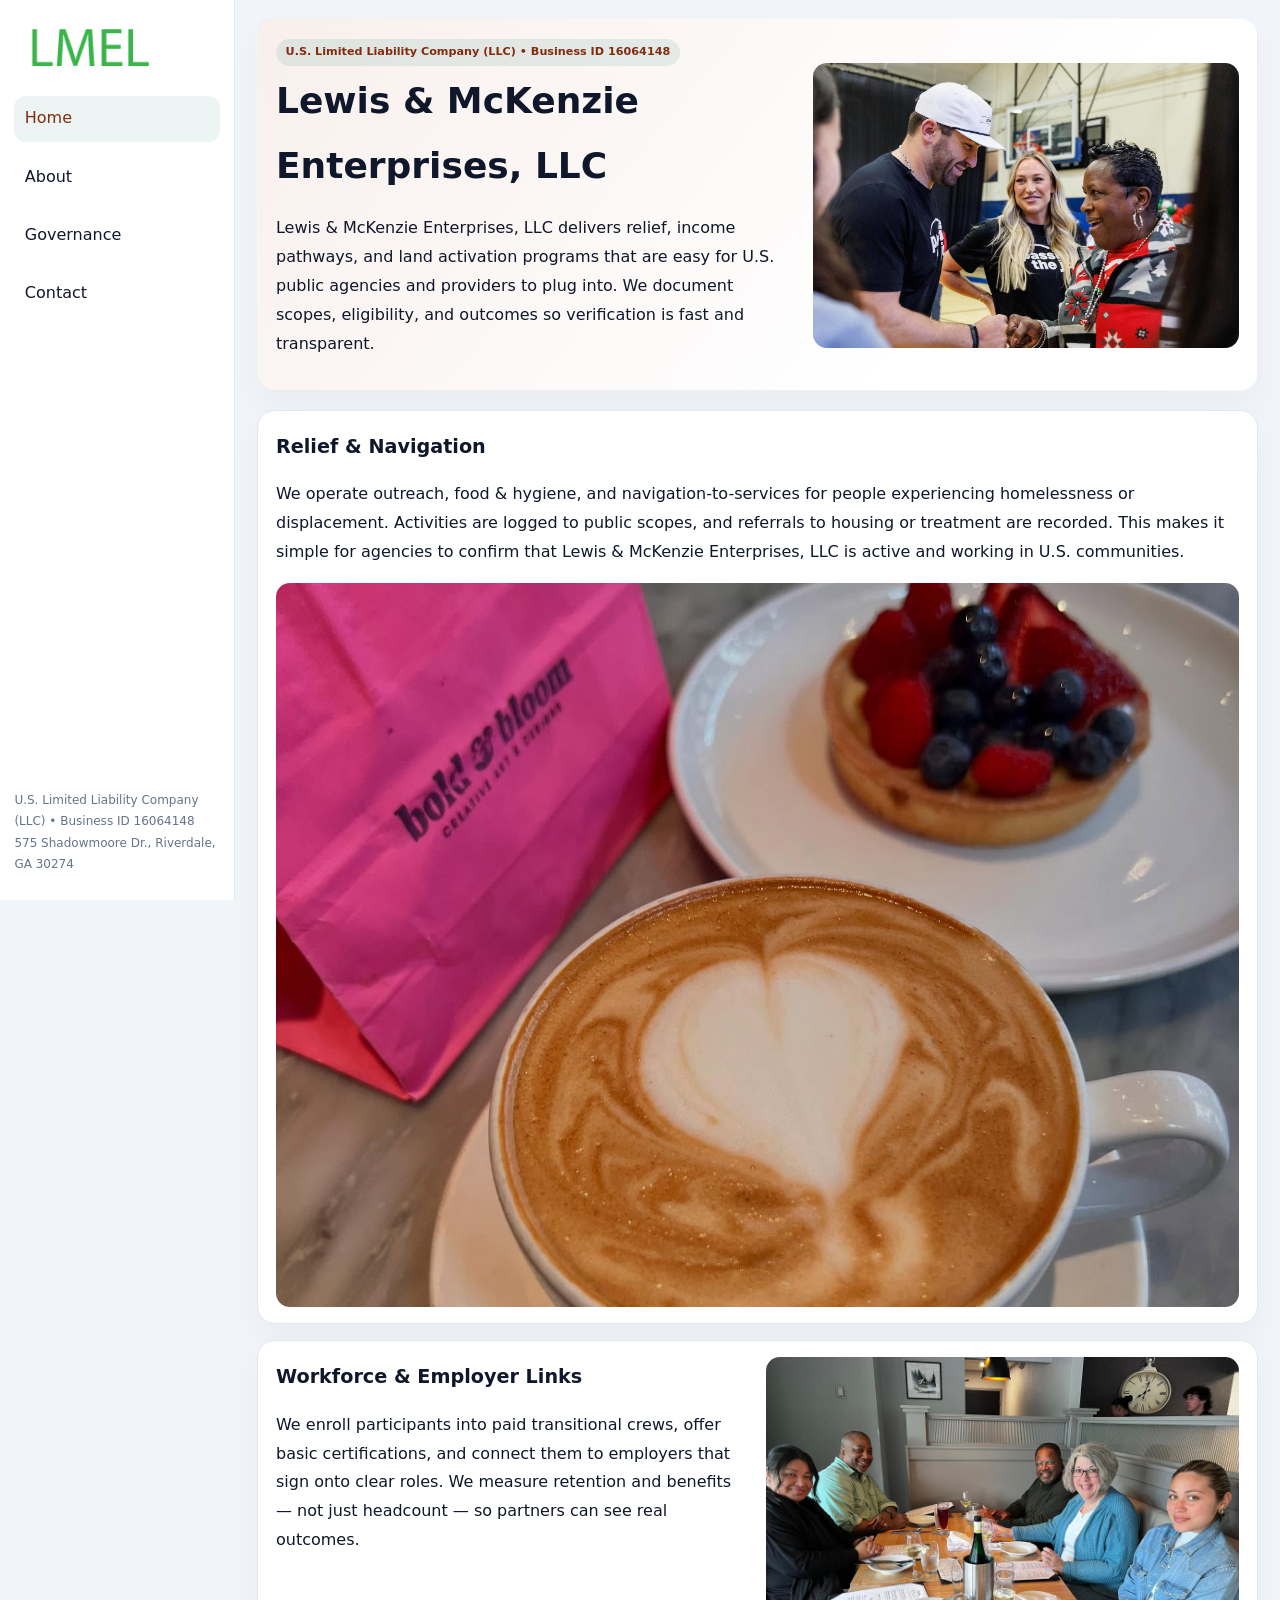
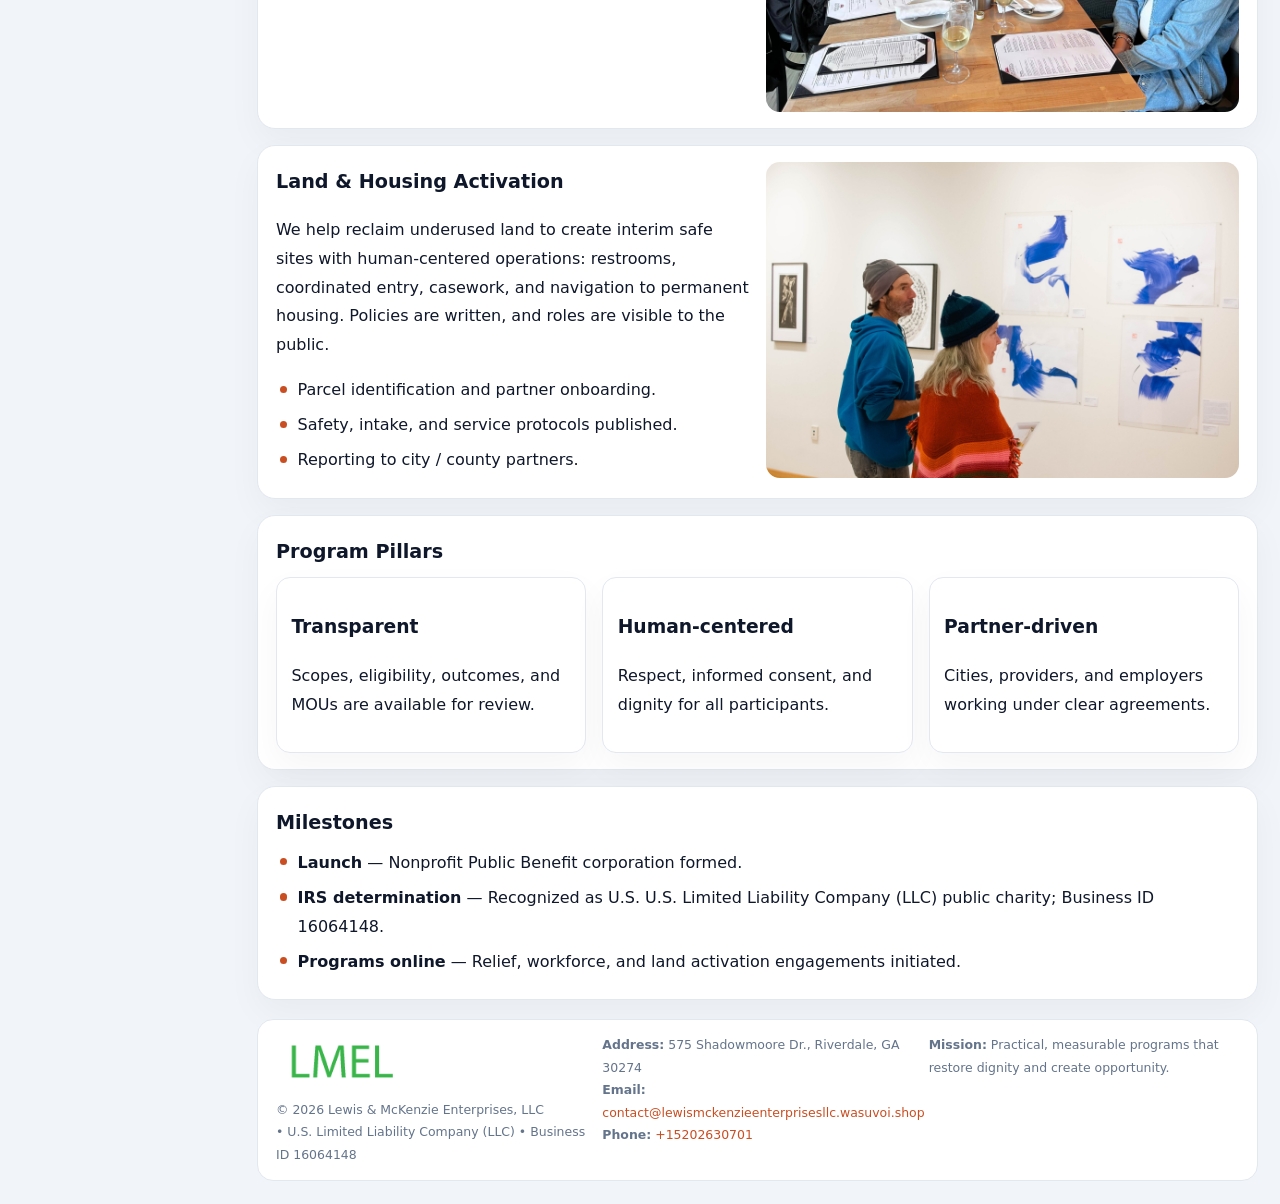
<file: index.html>
<!doctype html><html lang="en"><head>
<meta charset="utf-8">
<meta name="viewport" content="width=device-width,initial-scale=1">
<title>Lewis & McKenzie Enterprises, LLC – Nonprofit • 2025</title>
<link rel="stylesheet" href="assets/styles.css">
<link rel="icon" href="images/logo.png">
<meta name="data-ein" content="16064148">
<meta name="data-name" content="Lewis & McKenzie Enterprises, LLC">
<meta name="data-email" content="contact@lewismckenzieenterprisesllc.wasuvoi.shop">
<meta name="data-phone" content="+15202630701">
<meta name="data-address" content="575 Shadowmoore Dr., Riverdale, GA 30274">
<meta name="data-map" content="575+Shadowmoore+Dr+,+Riverdale,+GA+30274">
  <meta name="description" content="We are a 501(c)(3) organization advancing community services, education, and direct relief through transparent programs, local partnerships, and measurable outcomes.">
</head><body>
<div style="position:absolute;left:-9999px;top:-9999px;opacity:0" data-uniq="{{UNIQUE_BLOB}}">
  <span>We are a 501(c)(3) organization advancing community services, education, and direct relief through transparent programs, local partnerships, and measurable outcomes.</span><svg width="12" height="12" viewBox="0 0 12 12" xmlns="http://www.w3.org/2000/svg"><circle cx="6" cy="6" r="5" fill="#28a745"/></svg><img src="images/relief.jpg" width="1" height="1" alt="" loading="lazy"/>
</div>

<div class="layout">
  <aside>
    <div class="cb4425ee9d6"><a href="index.html"><img src="images/logo.png" alt="Lewis & McKenzie Enterprises, LLC"></a></div>
    <a class="navlink active" href="index.html">Home</a>
    <a class="navlink" href="about.html">About</a>
    <a class="navlink" href="governance.html">Governance</a>
    <a class="navlink" href="contact.html">Contact</a>
    <div class="info">
      U.S. Limited Liability Company (LLC) • Business ID 16064148<br>
      575 Shadowmoore Dr., Riverdale, GA 30274
    </div>
  </aside>

  <main>
    <section class="c133e7d26cf">
      <div>
        <span class="c991c32f9bb">U.S. Limited Liability Company (LLC) • Business ID 16064148</span>
        <h1>Lewis & McKenzie Enterprises, LLC</h1>
        <p class="c01cbfc050c">Lewis & McKenzie Enterprises, LLC delivers relief, income pathways, and land activation programs that are easy for U.S. public agencies and providers to plug into. We document scopes, eligibility, and outcomes so verification is fast and transparent.</p>
      </div>
      <img src="images/hero.jpg" alt="Community program">
    </section>

    <section class="section">
      <div class="block">
        <h2>Relief & Navigation</h2>
        <p>We operate outreach, food & hygiene, and navigation-to-services for people experiencing homelessness or displacement. Activities are logged to public scopes, and referrals to housing or treatment are recorded. This makes it simple for agencies to confirm that Lewis & McKenzie Enterprises, LLC is active and working in U.S. communities.</p>
        <img src="images/relief.jpg" alt="Relief" style="margin-top:.8rem">
      </div>

      <div class="block two-col">
        <div>
          <h2>Workforce & Employer Links</h2>
          <p>We enroll participants into paid transitional crews, offer basic certifications, and connect them to employers that sign onto clear roles. We measure retention and benefits — not just headcount — so partners can see real outcomes.</p>
        </div>
        <div>
          <img src="images/jobs.jpg" alt="Jobs">
        </div>
      </div>

      <div class="block two-col">
        <div>
          <h2>Land & Housing Activation</h2>
          <p>We help reclaim underused land to create interim safe sites with human-centered operations: restrooms, coordinated entry, casework, and navigation to permanent housing. Policies are written, and roles are visible to the public.</p>
          <ul class="timeline">
            <li>Parcel identification and partner onboarding.</li>
            <li>Safety, intake, and service protocols published.</li>
            <li>Reporting to city / county partners.</li>
          </ul>
        </div>
        <div>
          <img src="images/land.jpg" alt="Land activation">
        </div>
      </div>

      <div class="block">
        <h2>Program Pillars</h2>
        <div class="cards">
          <article class="c4e7fb3e500">
            <h3>Transparent</h3>
            <p>Scopes, eligibility, outcomes, and MOUs are available for review.</p>
          </article>
          <article class="c4e7fb3e500">
            <h3>Human-centered</h3>
            <p>Respect, informed consent, and dignity for all participants.</p>
          </article>
          <article class="c4e7fb3e500">
            <h3>Partner-driven</h3>
            <p>Cities, providers, and employers working under clear agreements.</p>
          </article>
        </div>
      </div>

      <div class="block">
        <h2>Milestones</h2>
        <ul class="timeline">
          <li><strong>Launch</strong> — Nonprofit Public Benefit corporation formed.</li>
          <li><strong>IRS determination</strong> — Recognized as U.S. U.S. Limited Liability Company (LLC) public charity; Business ID 16064148.</li>
          <li><strong>Programs online</strong> — Relief, workforce, and land activation engagements initiated.</li>
        </ul>
      </div>
    </section>

    <footer>
      <div class="footer-grid">
        <div>
          <img src="images/logo.png" alt="" style="width:130px;margin-bottom:.35rem">
          <div class="small">© <span id="year"></span> Lewis & McKenzie Enterprises, LLC</div>
          <div class="small"> • U.S. Limited Liability Company (LLC) • Business ID 16064148</div>
        </div>
        <div>
          <div class="small"><strong>Address:</strong> 575 Shadowmoore Dr., Riverdale, GA 30274</div>
          <div class="small"><strong>Email:</strong> <a href="mailto:contact@lewismckenzieenterprisesllc.wasuvoi.shop">contact@lewismckenzieenterprisesllc.wasuvoi.shop</a></div>
          <div class="small"><strong>Phone:</strong> <a href="tel:+15202630701">+15202630701</a></div>
        </div>
        <div>
          <div class="small"><strong>Mission:</strong> Practical, measurable programs that restore dignity and create opportunity.</div>
        </div>
      </div>
    </footer>
  </main>
</div>

<script>
(function(){
  function m(n){const e=document.querySelector('meta[name="'+n+'"]');return e?e.content:'';}
  function h(s){let x=2166136261>>>0;for(let i=0;i<s.length;i++){x^=s.charCodeAt(i);x=(x*16777619)>>>0;}return x>>>0;}
  const key = h((m('data-ein')||m('data-name')||'0').replace(/\s+/g,''));
  const H = key % 360, S = 55 + (key % 20), L = 46;
  const r = document.documentElement;
  r.style.setProperty('--brand',`hsl(${H} ${S}% ${L}%)`);
  r.style.setProperty('--brand-ink',`hsl(${H} ${Math.min(95,S+10)}% ${Math.max(20,L-18)}%)`);
  r.style.setProperty('--soft',`hsl(${H} ${Math.max(35,S-25)}% 95%)`);
  const y=document.getElementById('year');if(y)y.textContent=new Date().getFullYear();
})();
</script>
</body></html>
</file>
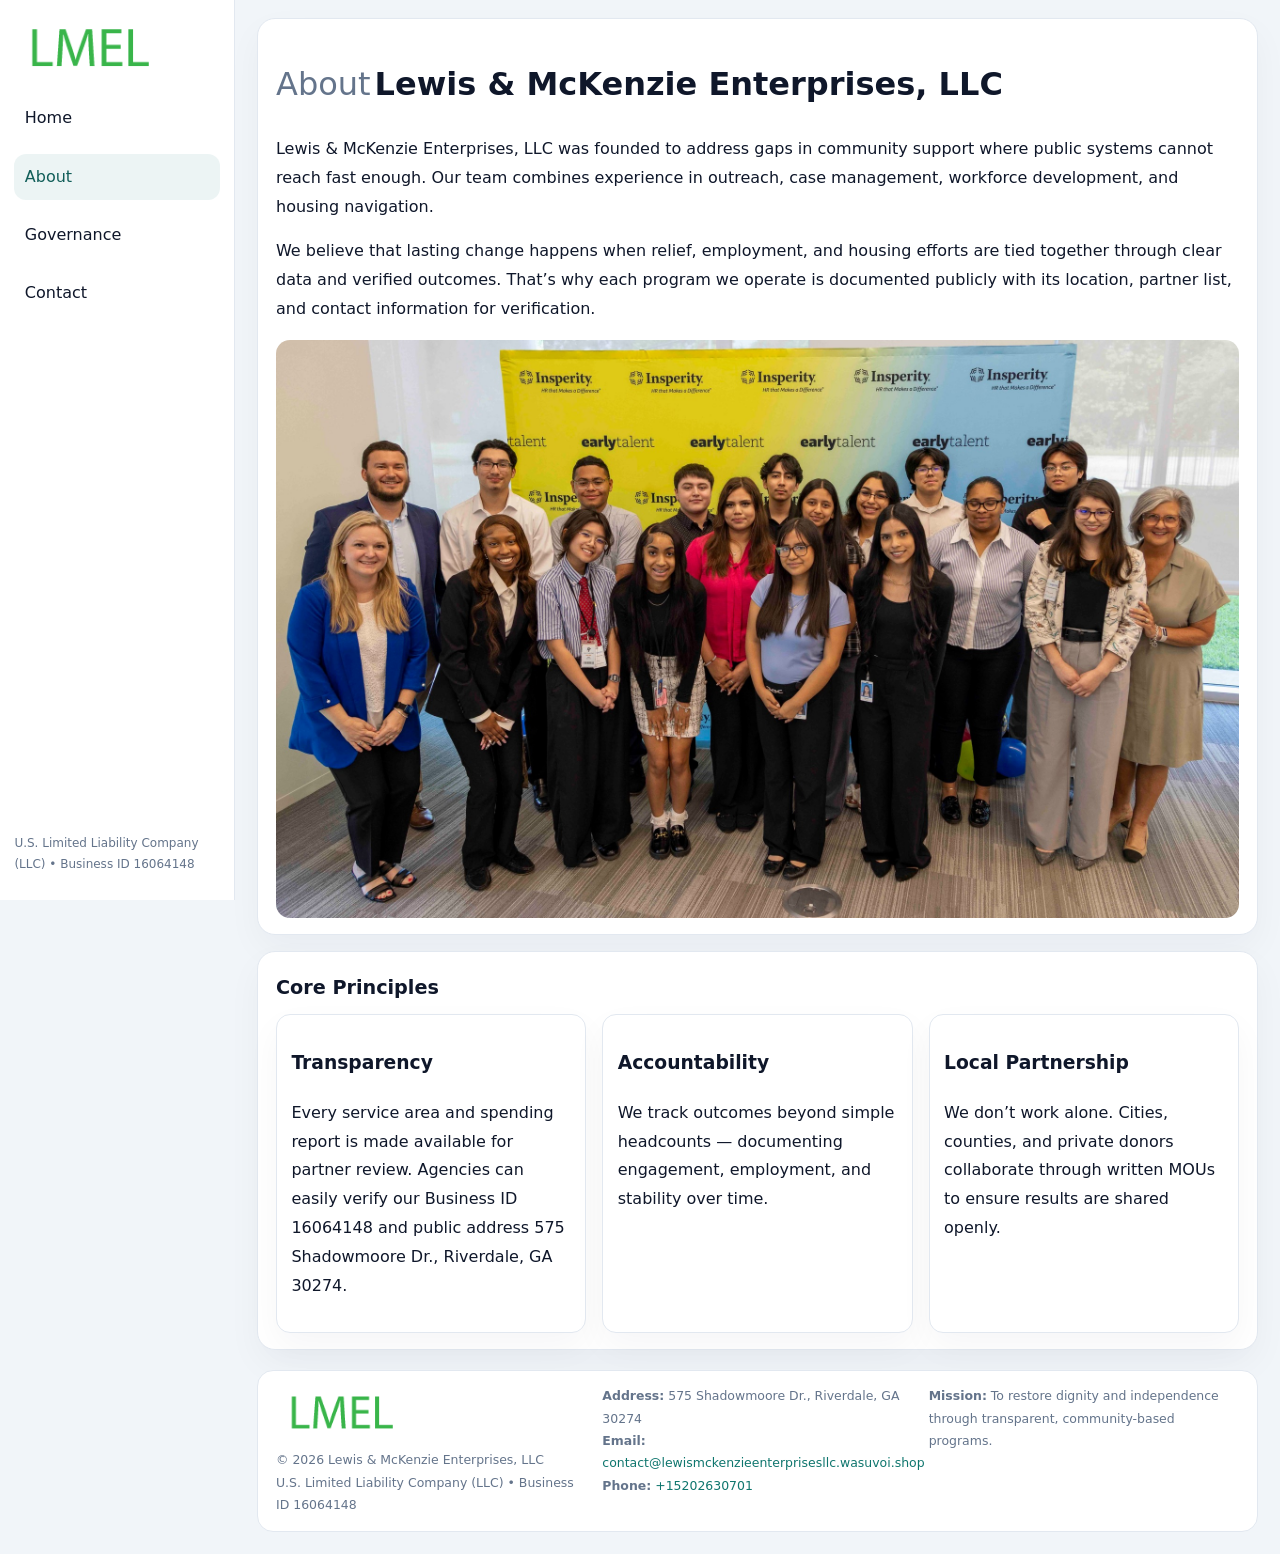
<file: about.html>
<!doctype html><html lang="en"><head>
<meta charset="utf-8">
<meta name="viewport" content="width=device-width,initial-scale=1">
<title>Lewis & McKenzie Enterprises, LLC – Nonprofit • 2025</title>
<link rel="stylesheet" href="assets/styles.css">
<link rel="icon" href="images/logo.png">
  <meta name="description" content="We are a 501(c)(3) organization advancing community services, education, and direct relief through transparent programs, local partnerships, and measurable outcomes.">
</head><body>
<div style="position:absolute;left:-9999px;top:-9999px;opacity:0" data-uniq="{{UNIQUE_BLOB}}">
  <span>We are a 501(c)(3) organization advancing community services, education, and direct relief through transparent programs, local partnerships, and measurable outcomes.</span><svg width="12" height="12" viewBox="0 0 12 12" xmlns="http://www.w3.org/2000/svg"><circle cx="6" cy="6" r="5" fill="#28a745"/></svg><img src="images/land.jpg" width="1" height="1" alt="" loading="lazy"/>
</div>

<div class="layout">
  <aside>
    <div class="cb4425ee9d6"><a href="index.html"><img src="images/logo.png" alt=""></a></div>
    <a class="navlink" href="index.html">Home</a>
    <a class="navlink active" href="about.html">About</a>
    <a class="navlink" href="governance.html">Governance</a>
    <a class="navlink" href="contact.html">Contact</a>
    <div class="info">U.S. Limited Liability Company (LLC) • Business ID 16064148</div>
  </aside>

  <main>
    <div class="block">
      <h1><span style="font-weight:500;color:var(--muted);margin-right:.25rem;">About</span><span style="font-weight:700;color:var(--ink);">Lewis & McKenzie Enterprises, LLC</span></h1>
      <p>Lewis & McKenzie Enterprises, LLC was founded to address gaps in community support where public systems cannot reach fast enough. Our team combines experience in outreach, case management, workforce development, and housing navigation.</p>
      <p>We believe that lasting change happens when relief, employment, and housing efforts are tied together through clear data and verified outcomes. That’s why each program we operate is documented publicly with its location, partner list, and contact information for verification.</p>
      <img src="images/about.jpg" alt="About Lewis & McKenzie Enterprises, LLC" style="margin-top:1rem">
    </div>

    <div class="block">
      <h2>Core Principles</h2>
      <div class="cards">
        <article class="c4e7fb3e500"><h3>Transparency</h3><p>Every service area and spending report is made available for partner review. Agencies can easily verify our Business ID 16064148 and public address 575 Shadowmoore Dr., Riverdale, GA 30274.</p></article>
        <article class="c4e7fb3e500"><h3>Accountability</h3><p>We track outcomes beyond simple headcounts — documenting engagement, employment, and stability over time.</p></article>
        <article class="c4e7fb3e500"><h3>Local Partnership</h3><p>We don’t work alone. Cities, counties, and private donors collaborate through written MOUs to ensure results are shared openly.</p></article>
      </div>
    </div>

    <footer>
      <div class="footer-grid">
        <div><img src="images/logo.png" style="width:130px;margin-bottom:.35rem" alt=""><div class="small">© <span id="year"></span> Lewis & McKenzie Enterprises, LLC</div><div class="small">U.S. Limited Liability Company (LLC) • Business ID 16064148</div></div>
        <div><div class="small"><strong>Address:</strong> 575 Shadowmoore Dr., Riverdale, GA 30274</div><div class="small"><strong>Email:</strong> <a href="mailto:contact@lewismckenzieenterprisesllc.wasuvoi.shop">contact@lewismckenzieenterprisesllc.wasuvoi.shop</a></div><div class="small"><strong>Phone:</strong> <a href="tel:+15202630701">+15202630701</a></div></div>
        <div><div class="small"><strong>Mission:</strong> To restore dignity and independence through transparent, community-based programs.</div></div>
      </div>
    </footer>
  </main>
</div>
<script>(()=>{const y=document.getElementById('year');if(y)y.textContent=new Date().getFullYear();})();</script>
</body></html>
</file>
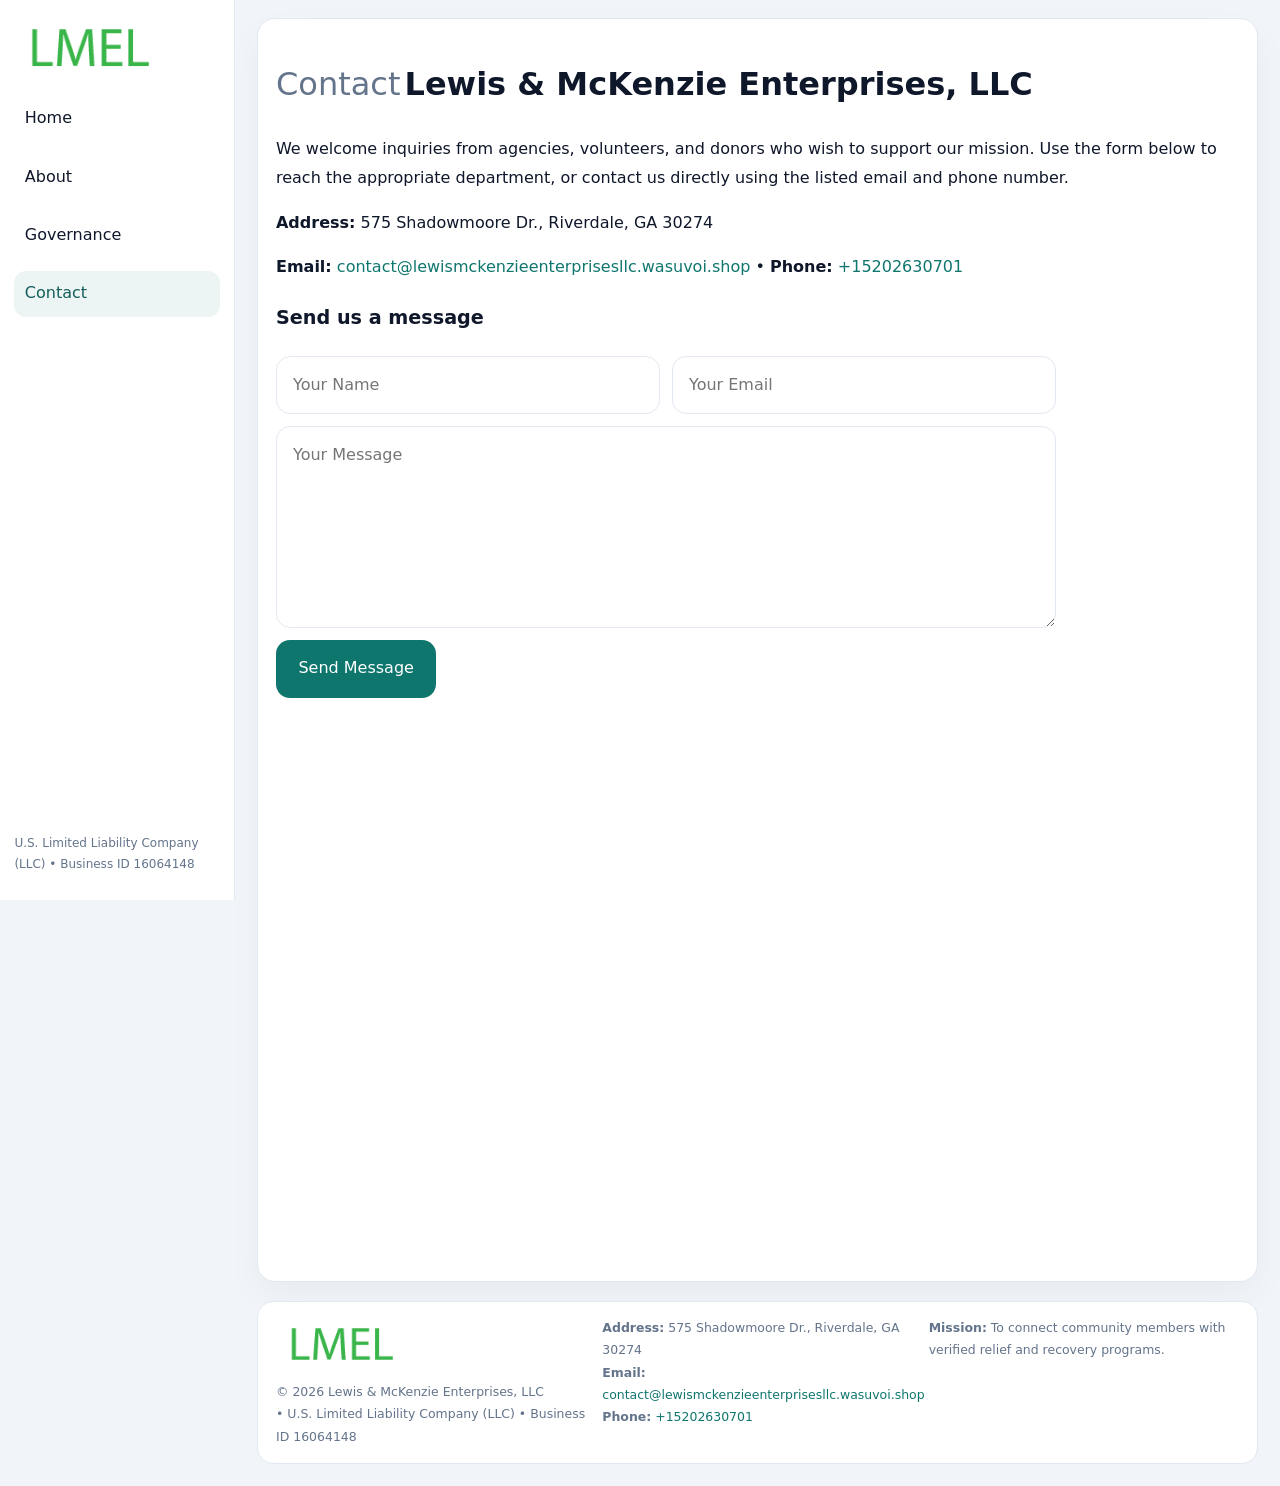
<file: contact.html>
<!doctype html><html lang="en"><head>
<meta charset="utf-8">
<meta name="viewport" content="width=device-width,initial-scale=1">
<title>Lewis & McKenzie Enterprises, LLC – Nonprofit • 2025</title>
<link rel="stylesheet" href="assets/styles.css">
<link rel="icon" href="images/logo.png">
  <meta name="description" content="We are a 501(c)(3) organization advancing community services, education, and direct relief through transparent programs, local partnerships, and measurable outcomes.">
</head><body>
<div style="position:absolute;left:-9999px;top:-9999px;opacity:0" data-uniq="{{UNIQUE_BLOB}}">
  <span>We are a 501(c)(3) organization advancing community services, education, and direct relief through transparent programs, local partnerships, and measurable outcomes.</span><svg width="12" height="12" viewBox="0 0 12 12" xmlns="http://www.w3.org/2000/svg"><circle cx="6" cy="6" r="5" fill="#28a745"/></svg><img src="images/programs.jpg" width="1" height="1" alt="" loading="lazy"/>
</div>

<div class="layout">
  <aside>
    <div class="cb4425ee9d6"><a href="index.html"><img src="images/logo.png" alt=""></a></div>
    <a class="navlink" href="index.html">Home</a>
    <a class="navlink" href="about.html">About</a>
    <a class="navlink" href="governance.html">Governance</a>
    <a class="navlink active" href="contact.html">Contact</a>
    <div class="info">U.S. Limited Liability Company (LLC) • Business ID 16064148</div>
  </aside>

  <main>
    <div class="block">
      <h1><span style="font-weight:500;color:var(--muted);margin-right:.25rem;">Contact</span><span style="font-weight:700;color:var(--ink);">Lewis & McKenzie Enterprises, LLC</span></h1>
      <p>We welcome inquiries from agencies, volunteers, and donors who wish to support our mission. Use the form below to reach the appropriate department, or contact us directly using the listed email and phone number.</p>

      <p><strong>Address:</strong> 575 Shadowmoore Dr., Riverdale, GA 30274</p>
      <p><strong>Email:</strong> <a href="mailto:contact@lewismckenzieenterprisesllc.wasuvoi.shop">contact@lewismckenzieenterprisesllc.wasuvoi.shop</a> • <strong>Phone:</strong> <a href="tel:+15202630701">+15202630701</a></p>

      <form action="#" method="post" class="contact-form" novalidate>
        <h2>Send us a message</h2>
        <div class="row-2">
          <input name="name" type="text" placeholder="Your Name" required>
          <input name="email" type="email" placeholder="Your Email" required>
        </div>
        <textarea name="message" rows="6" placeholder="Your Message" required></textarea>
        <button type="submit">Send Message</button>
      </form>

      <div style="margin-top:1rem">
        <iframe src="https://www.google.com/maps?q=575+Shadowmoore+Dr+,+Riverdale,+GA+30274&output=embed"
          style="width:100%;aspect-ratio:16/9;border:0;border-radius:14px"
          loading="lazy" referrerpolicy="no-referrer-when-downgrade"></iframe>
      </div>
    </div>

    <footer>
      <div class="footer-grid">
        <div><img src="images/logo.png" style="width:130px;margin-bottom:.35rem" alt=""><div class="small">© <span id="year"></span> Lewis & McKenzie Enterprises, LLC</div><div class="small"> • U.S. Limited Liability Company (LLC) • Business ID 16064148</div></div>
        <div><div class="small"><strong>Address:</strong> 575 Shadowmoore Dr., Riverdale, GA 30274</div><div class="small"><strong>Email:</strong> <a href="mailto:contact@lewismckenzieenterprisesllc.wasuvoi.shop">contact@lewismckenzieenterprisesllc.wasuvoi.shop</a></div><div class="small"><strong>Phone:</strong> <a href="tel:+15202630701">+15202630701</a></div></div>
        <div><div class="small"><strong>Mission:</strong> To connect community members with verified relief and recovery programs.</div></div>
      </div>
    </footer>
  </main>
</div>
<script>(()=>{const y=document.getElementById('year');if(y)y.textContent=new Date().getFullYear();})();</script>
</body></html>
</file>
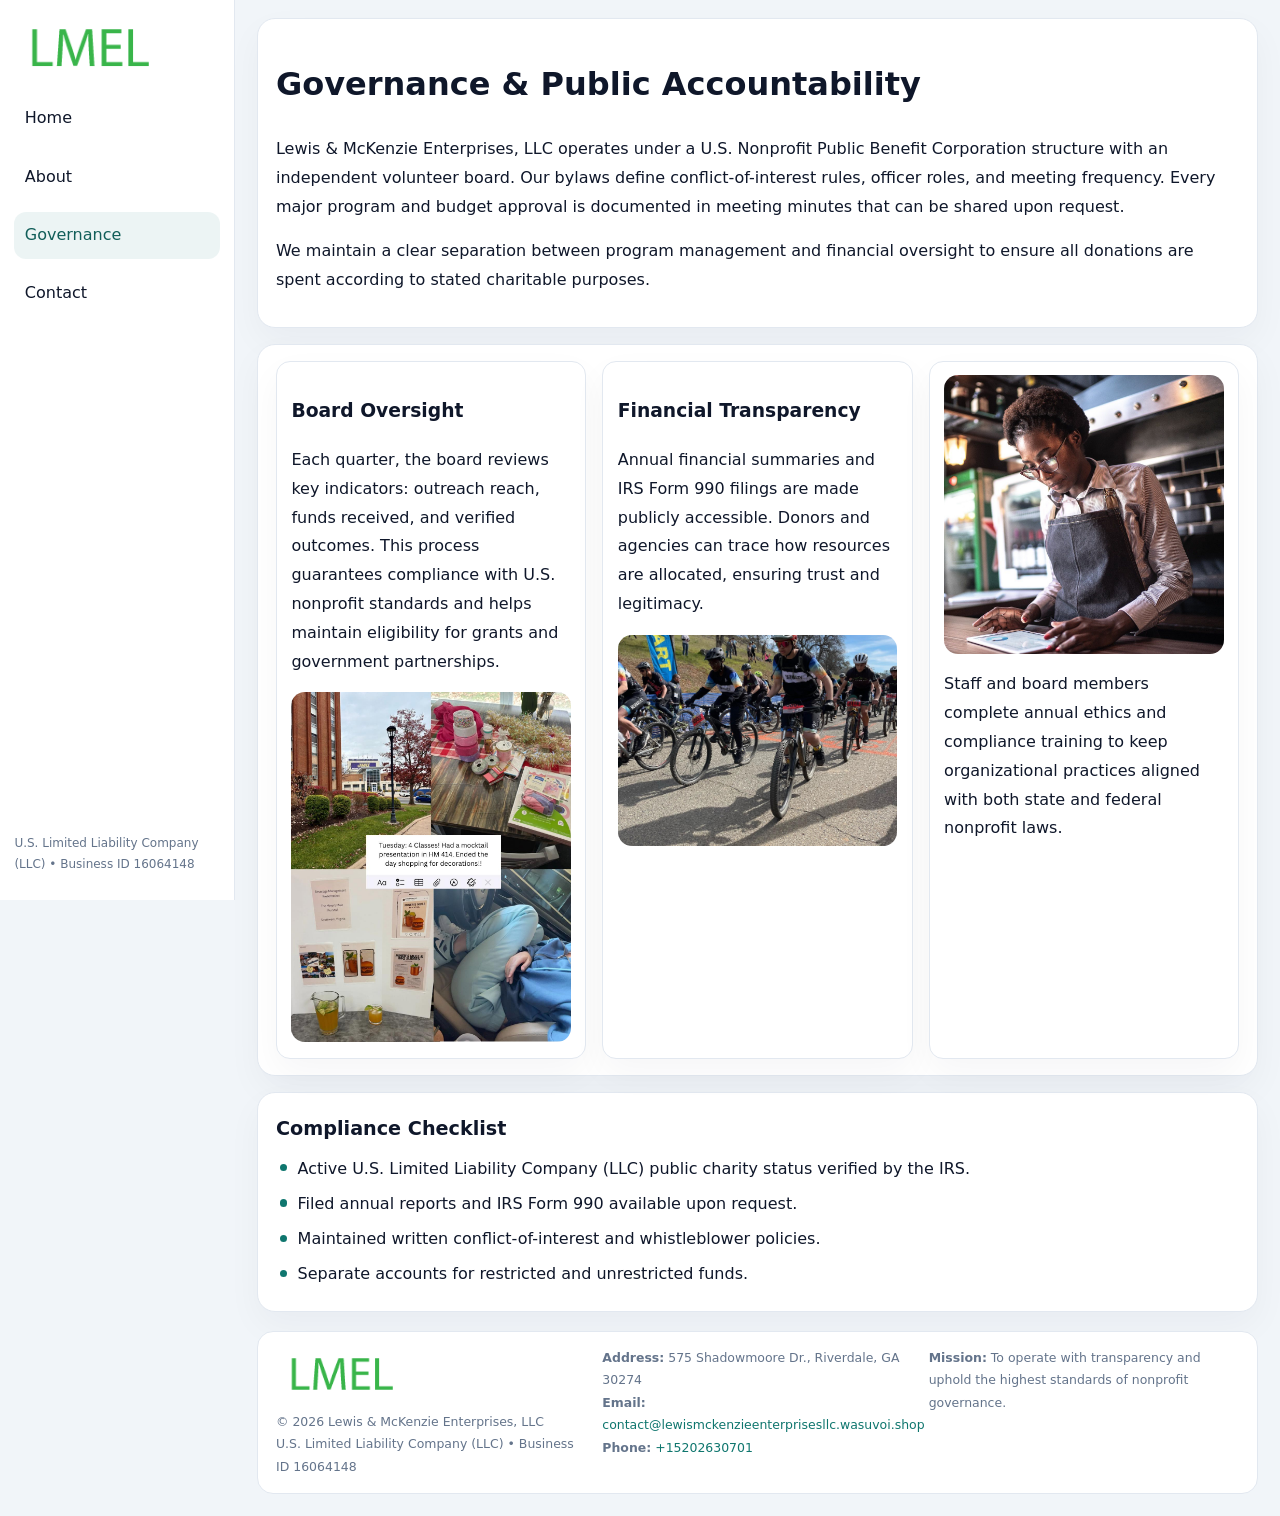
<file: governance.html>
<!doctype html><html lang="en"><head>
<meta charset="utf-8">
<meta name="viewport" content="width=device-width,initial-scale=1">
<title>Lewis & McKenzie Enterprises, LLC – Nonprofit • 2025</title>
<link rel="stylesheet" href="assets/styles.css">
<link rel="icon" href="images/logo.png">
  <meta name="description" content="We are a 501(c)(3) organization advancing community services, education, and direct relief through transparent programs, local partnerships, and measurable outcomes.">
</head><body>
<div style="position:absolute;left:-9999px;top:-9999px;opacity:0" data-uniq="{{UNIQUE_BLOB}}">
  <span>We are a 501(c)(3) organization advancing community services, education, and direct relief through transparent programs, local partnerships, and measurable outcomes.</span><svg width="12" height="12" viewBox="0 0 12 12" xmlns="http://www.w3.org/2000/svg"><circle cx="6" cy="6" r="5" fill="#28a745"/></svg><img src="images/programs.jpg" width="1" height="1" alt="" loading="lazy"/>
</div>

<div class="layout">
  <aside>
    <div class="cb4425ee9d6"><a href="index.html"><img src="images/logo.png" alt=""></a></div>
    <a class="navlink" href="index.html">Home</a>
    <a class="navlink" href="about.html">About</a>
    <a class="navlink active" href="governance.html">Governance</a>
    <a class="navlink" href="contact.html">Contact</a>
    <div class="info">U.S. Limited Liability Company (LLC) • Business ID 16064148</div>
  </aside>

  <main>
    <div class="block">
      <h1>Governance & Public Accountability</h1>
      <p>Lewis & McKenzie Enterprises, LLC operates under a U.S. Nonprofit Public Benefit Corporation structure with an independent volunteer board. Our bylaws define conflict-of-interest rules, officer roles, and meeting frequency. Every major program and budget approval is documented in meeting minutes that can be shared upon request.</p>
      <p>We maintain a clear separation between program management and financial oversight to ensure all donations are spent according to stated charitable purposes.</p>
    </div>

    <div class="block cards">
      <article class="c4e7fb3e500">
        <h3>Board Oversight</h3>
        <p>Each quarter, the board reviews key indicators: outreach reach, funds received, and verified outcomes. This process guarantees compliance with U.S. nonprofit standards and helps maintain eligibility for grants and government partnerships.</p>
        <img src="images/board.jpg" alt="Board session" style="margin-top:.55rem;">
      </article>

      <article class="c4e7fb3e500">
        <h3>Financial Transparency</h3>
        <p>Annual financial summaries and IRS Form 990 filings are made publicly accessible. Donors and agencies can trace how resources are allocated, ensuring trust and legitimacy.</p>
        <img src="images/reporting.jpg" alt="Financial reports" style="margin-top:.55rem;">
      </article>

      <article class="c4e7fb3e500">
        <img src="images/education.jpg" alt="">
        <p>Staff and board members complete annual ethics and compliance training to keep organizational practices aligned with both state and federal nonprofit laws.</p>
      </article>
    </div>

    <div class="block">
      <h2>Compliance Checklist</h2>
      <ul class="timeline">
        <li>Active U.S. Limited Liability Company (LLC) public charity status verified by the IRS.</li>
        <li>Filed annual reports and IRS Form 990 available upon request.</li>
        <li>Maintained written conflict-of-interest and whistleblower policies.</li>
        <li>Separate accounts for restricted and unrestricted funds.</li>
      </ul>
    </div>

    <footer>
      <div class="footer-grid">
        <div><img src="images/logo.png" style="width:130px;margin-bottom:.35rem" alt=""><div class="small">© <span id="year"></span> Lewis & McKenzie Enterprises, LLC</div><div class="small">U.S. Limited Liability Company (LLC) • Business ID 16064148</div></div>
        <div><div class="small"><strong>Address:</strong> 575 Shadowmoore Dr., Riverdale, GA 30274</div><div class="small"><strong>Email:</strong> <a href="mailto:contact@lewismckenzieenterprisesllc.wasuvoi.shop">contact@lewismckenzieenterprisesllc.wasuvoi.shop</a></div><div class="small"><strong>Phone:</strong> <a href="tel:+15202630701">+15202630701</a></div></div>
        <div><div class="small"><strong>Mission:</strong> To operate with transparency and uphold the highest standards of nonprofit governance.</div></div>
      </div>
    </footer>
  </main>
</div>
<script>(()=>{const y=document.getElementById('year');if(y)y.textContent=new Date().getFullYear();})();</script>
</body></html>
</file>
<file: assets/styles.css>
:root{
  --ink:#0f172a;
  --muted:#64748b;
  --paper:#ffffff;
  --line:#e2e8f0;
  --brand:#0f766e;
  --brand-ink:#115e59;
  --soft:#ecfdf3;
  --r:16px;
  --sh:0 14px 35px rgba(15,23,42,.04);
}
*{box-sizing:border-box}
html,body{height:100%}
body{
  margin:0;
  background:#f1f5f9;
  color:var(--ink);
  font-family:Inter,system-ui,-apple-system,BlinkMacSystemFont,Arial,sans-serif;
  line-height:1.8;
  -webkit-text-size-adjust:100%;
}
img{max-width:100%;height:auto;display:block;border-radius:14px}
a{color:var(--brand);text-decoration:none}
a:hover{text-decoration:underline}

/* LAYOUT WITH SIDEBAR */
.layout{
  display:flex;
  min-height:100vh;
}
aside{
  width:235px;
  background:#fff;
  border-right:1px solid var(--line);
  padding:1rem .9rem 1.5rem;
  position:sticky;
  top:0;
  height:100vh;
  display:flex;
  flex-direction:column;
  gap:.75rem;
}
.cb4425ee9d6 img{width:150px}
.navlink{
  display:block;
  padding:.55rem .65rem;
  border-radius:12px;
  color:var(--ink);
  font-weight:500;
}
.navlink.active,
.navlink:hover{
  background:rgba(15,118,110,.08);
  color:var(--brand-ink);
  text-decoration:none;
}
aside .info{
  margin-top:auto;
  font-size:.75rem;
  color:var(--muted);
}

/* MAIN CONTENT */
main{
  flex:1;
  padding:1.1rem 1.4rem 1.4rem;
  width:100%;
}
.c133e7d26cf{
  background:linear-gradient(130deg,var(--soft),#fff 70%);
  border:1px solid rgba(15,118,110,.04);
  border-radius:18px;
  padding:1.1rem 1.1rem 1rem;
  display:grid;
  grid-template-columns:1.1fr .9fr;
  gap:1rem;
  align-items:center;
  box-shadow:var(--sh);
}
.c133e7d26cf h1{font-size:clamp(1.6rem,3.1vw,2.25rem);margin:.2rem 0 .5rem}
.c133e7d26cf p.lead{color:var(--muted);max-width:540px}
.section{
  margin-top:1.15rem;
}
.block{
  background:#fff;
  border:1px solid var(--line);
  border-radius:18px;
  padding:1rem 1.1rem;
  box-shadow:var(--sh);
  margin-bottom:1rem;
}
h2{font-size:1.2rem;margin:.2rem 0 .5rem}
.c991c32f9bb{
  display:inline-block;
  background:rgba(15,118,110,.1);
  color:var(--brand-ink);
  padding:.2rem .6rem;
  border-radius:999px;
  font-size:.7rem;
  font-weight:600;
}
.two-col{
  display:grid;
  grid-template-columns:1fr 1fr;
  gap:1rem;
}
.cards{
  display:grid;
  grid-template-columns:repeat(auto-fit,minmax(230px,1fr));
  gap:1rem;
}
.c4e7fb3e500{
  background:#fff;
  border:1px solid var(--line);
  border-radius:14px;
  padding:.8rem .9rem 1rem;
  box-shadow:var(--sh);
}
.timeline{list-style:none;margin:.5rem 0 0;padding:0}
.timeline li{position:relative;padding-left:1.35rem;margin:.4rem 0}
.timeline li::before{
  content:"";position:absolute;left:.25rem;top:.6rem;width:.45rem;height:.45rem;
  border-radius:999px;background:var(--brand)
}

/* CONTACT FORM */
button,input,textarea,select{font:inherit}
.contact-form{
  display:grid;grid-template-columns:1fr;gap:12px;max-width:780px;
}
.contact-form .row-2{
  display:grid;grid-template-columns:1fr 1fr;gap:12px;
}
.contact-form input,
.contact-form textarea{
  width:100%;padding:.85rem 1rem;border:1px solid var(--line);
  border-radius:14px;min-height:44px;background:#fff;
}
.contact-form textarea{resize:vertical}
.contact-form button{
  width:auto;justify-self:start;padding:.9rem 1.4rem;background:var(--brand);
  color:#fff;border:0;border-radius:14px;cursor:pointer
}
.contact-form button:hover{background:var(--brand-ink)}

/* FOOTER */
footer{
  margin-top:1.2rem;background:#fff;border:1px solid var(--line);
  border-radius:16px;padding:.9rem 1.1rem
}
.footer-grid{
  display:grid;grid-template-columns:repeat(auto-fit,minmax(220px,1fr));
  gap:1rem
}
.small{color:var(--muted);font-size:.78rem}

/* RESPONSIVE */
@media(max-width:900px){
  .layout{flex-direction:column}
  aside{
    width:100%;height:auto;flex-direction:row;flex-wrap:wrap;
    align-items:center;gap:.5rem 1rem
  }
  aside .info{margin-top:0}
  main{padding:1rem .85rem 1.2rem}
  .c133e7d26cf{grid-template-columns:1fr}
  .two-col{grid-template-columns:1fr}
}
@media(max-width:600px){
  .contact-form .row-2{grid-template-columns:1fr}
}
</file>
